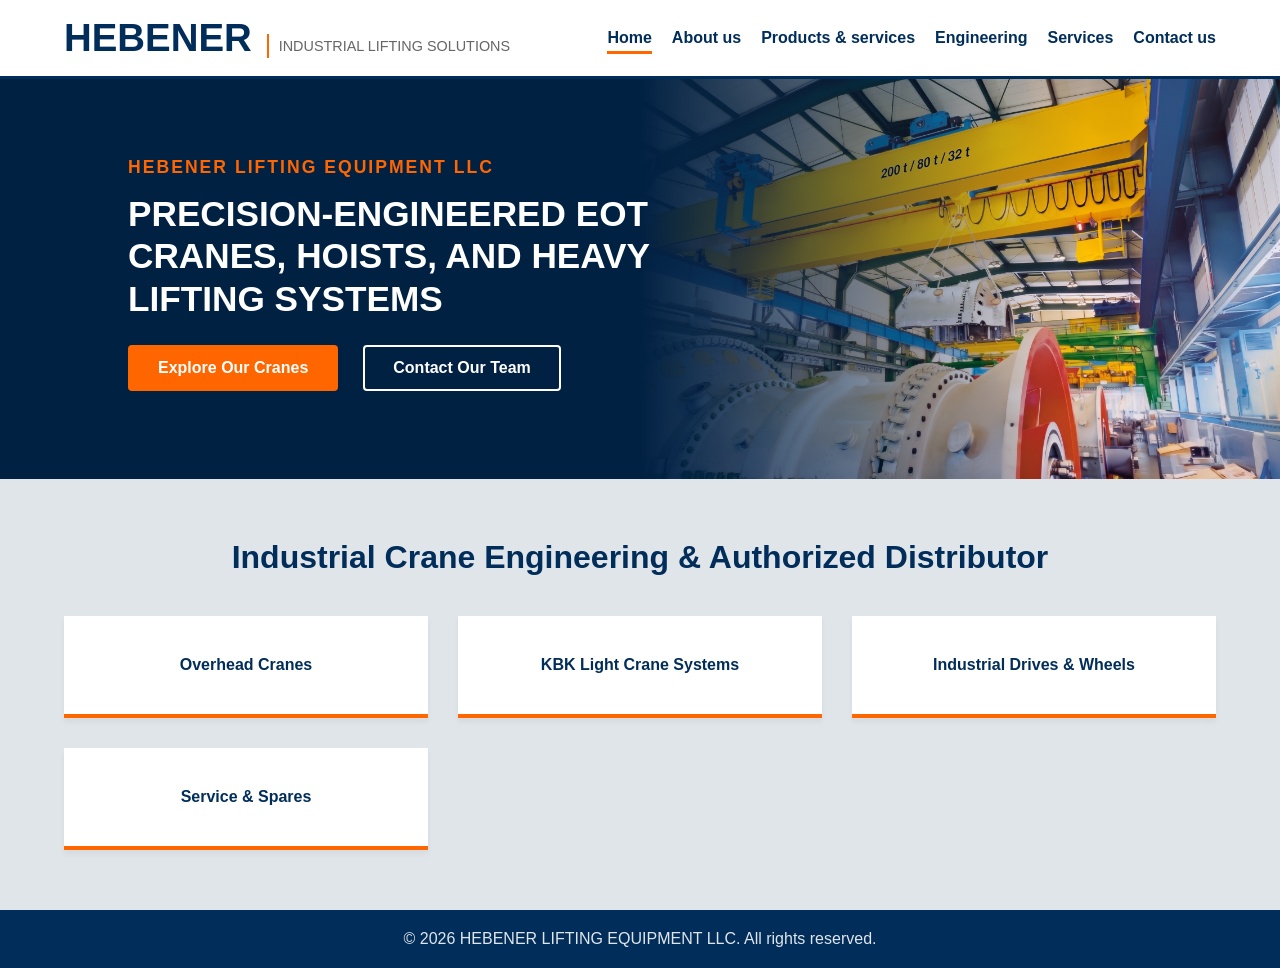
<file: index.html>
<!DOCTYPE html>
<html lang="en">
<head>
    <script async src="https://www.googletagmanager.com/gtm.js?id=GTM-PTCM47W9"></script>
<script>
  window.dataLayer = window.dataLayer || [];
  function gtag(){dataLayer.push(arguments);}
  gtag('js', new Date());
</script>
    <meta charset="UTF-8">
    <meta name="viewport" content="width=device-width, initial-scale=1.0">
    <meta name="description" content="HEBENER Lifting Equipment - Official OEM Partner in Abu Dhabi">
    <title>HEBENER LIFTING EQUIPMENT LLC | OEM Partner</title>
    <link rel="stylesheet" href="style.css">
<script type="application/ld+json">
{
  "@context": "https://schema.org",
  "@type": "IndustrialGoodsCompany",
  "name": "HEBENER LIFTING EQUIPMENT LLC",
  "alternateName": "Hebener Cranes",
  "url": "https://www.hebener.ae",
  "logo": "https://www.hebener.ae/favicon.png",
  "address": {
    "@type": "PostalAddress",
    "streetAddress": "Office 7, Musaffah 37",
    "addressLocality": "Abu Dhabi",
    "addressRegion": "Abu Dhabi",
    "addressCountry": "AE"
  },
  "geo": {
    "@type": "GeoCoordinates",
    "latitude": 24.3533,
    "longitude": 54.5164
  },
  "areaServed": ["United Arab Emirates", "Abu Dhabi", "Dubai", "Sharjah", "GCC"],
  "knowsAbout": [
    "EOT Cranes UAE",
    "Electric Overhead Cranes",
    "Wire Rope Hoists",
    "Demag Cranes",
    "Konecranes",
    "Material Handling Equipment"
  ],
  "hasOfferCatalog": {
    "@type": "OfferCatalog",
    "name": "Industrial Lifting & Crane Solutions",
    "itemListElement": [
      {
        "@type": "Offer",
        "itemOffered": {
          "@type": "Product",
          "name": "Electric Overhead Traveling (EOT) Cranes"
        }
      },
      {
        "@type": "Offer",
        "itemOffered": {
          "@type": "Product",
          "name": "Wire Rope and Chain Hoists"
        }
      }
    ]
  }
}
</script>
    
    <!-- Favicon -->
    <link rel="icon" type="image/png" href="favicon.png">
</head>
<body>

    <header class="main-header">
        <div class="logo-container">
            <h1 class="logo">HEBENER</h1>
            <span class="partner-badge">INDUSTRIAL LIFTING SOLUTIONS</span>
        </div>
        
        <nav class="main-nav">
            <ul>
                <li><a href="index.html" class="active">Home</a></li>
                <li><a href="about.html">About us</a></li>
                <li><a href="products.html">Products & services</a></li>
                <li><a href="engineering.html">Engineering</a></li>
                <li><a href="services.html">Services</a></li>
                <li><a href="contact.html">Contact us</a></li>
            </ul>
        </nav>
    </header>

    <main>
        <style>
            .hero {
                position: relative;
                background-color: #012143; 
                
                /* 
                   Layer 1: Gradient stays solid navy exactly to the 50% mark, 
                            then gradually fades out to clear by the 85% mark.
                   Layer 2: The landing.jpg image set to the right. 
                */
                background-image: 
                    linear-gradient(to right, #012143 50%, rgba(1, 33, 67, 0) 85%), 
                    url('landing.jpg');
                
                background-position: left center, right center;
                background-repeat: no-repeat, no-repeat;
                background-size: 100% 100%, 60% auto;
                
                color: #ffffff;
                padding: 70px 10%; 
                display: flex;
                align-items: center;
                min-height: 400px; 
            }

            .hero-content {
                max-width: 650px; 
                z-index: 2;
                position: relative;
            }

            .hero h3 {
                color: #ff6600; 
                font-size: 1.1rem;
                text-transform: uppercase;
                letter-spacing: 2px;
                margin-bottom: 15px;
                font-weight: 700;
            }

            .hero p {
                font-size: 2.2rem; 
                font-weight: 800;
                line-height: 1.2;
                margin-bottom: 25px;
                text-transform: uppercase;
                color: #ffffff;
            }

            .hero-actions {
                display: flex;
                gap: 15px;
                margin-top: 20px;
            }

            .hero .btn-primary {
                background-color: #ff6600;
                border: 2px solid #ff6600;
                color: white;
                padding: 12px 28px;
                text-decoration: none;
                font-weight: bold;
                border-radius: 4px;
                transition: background-color 0.3s ease, border-color 0.3s ease;
            }

            .hero .btn-primary:hover {
                background-color: #e05500;
                border-color: #e05500;
            }

            .hero .btn-secondary {
                background-color: transparent;
                border: 2px solid #ffffff;
                color: #ffffff;
                padding: 12px 28px;
                text-decoration: none;
                font-weight: bold;
                border-radius: 4px;
                transition: background-color 0.3s ease, color 0.3s ease;
            }

            .hero .btn-secondary:hover {
                background-color: #ffffff;
                color: #012143; 
            }

            @media (max-width: 768px) {
                .hero {
                    padding: 50px 5%;
                    min-height: auto;
                    background-image: 
                        linear-gradient(rgba(1, 33, 67, 0.85) 0%, rgba(1, 33, 67, 0.85) 100%), 
                        url('landing.jpg');
                    background-position: center, center;
                    background-size: 100% 100%, 100% auto;
                }
                .hero p {
                    font-size: 1.8rem;
                }
                .hero-actions {
                    flex-direction: column;
                    gap: 10px;
                }
                .hero .btn-primary, .hero .btn-secondary {
                    text-align: center;
                }
            }
        </style>

        <section class="hero">
            <div class="hero-content">
                <h3>HEBENER LIFTING EQUIPMENT LLC</h3>
                <p>Precision-Engineered EOT Cranes, Hoists, and Heavy Lifting Systems</p>
                <div class="hero-actions">
                    <a href="products.html" class="btn-primary">Explore Our Cranes</a>
                    <a href="contact.html" class="btn-secondary">Contact Our Team</a>
                </div>
            </div>
        </section>

        <section class="partner-section">
            <h3> Industrial Crane Engineering & Authorized Distributor</h3>
            <div class="product-grid">
                <div class="card">Overhead Cranes</div>
                <div class="card">KBK Light Crane Systems</div>
                <div class="card">Industrial Drives & Wheels</div>
                <div class="card">Service & Spares</div>
            </div>
        </section>
    </main>

    <footer>
        <p>&copy; 2026 HEBENER LIFTING EQUIPMENT LLC. All rights reserved.</p>
    </footer>
 
<script>
fetch('https://api.counterapi.dev/v1/hebener/visits/up')
  .catch(error => console.error('Visitor count error:', error));
</script>
</body>
</html>
</file>
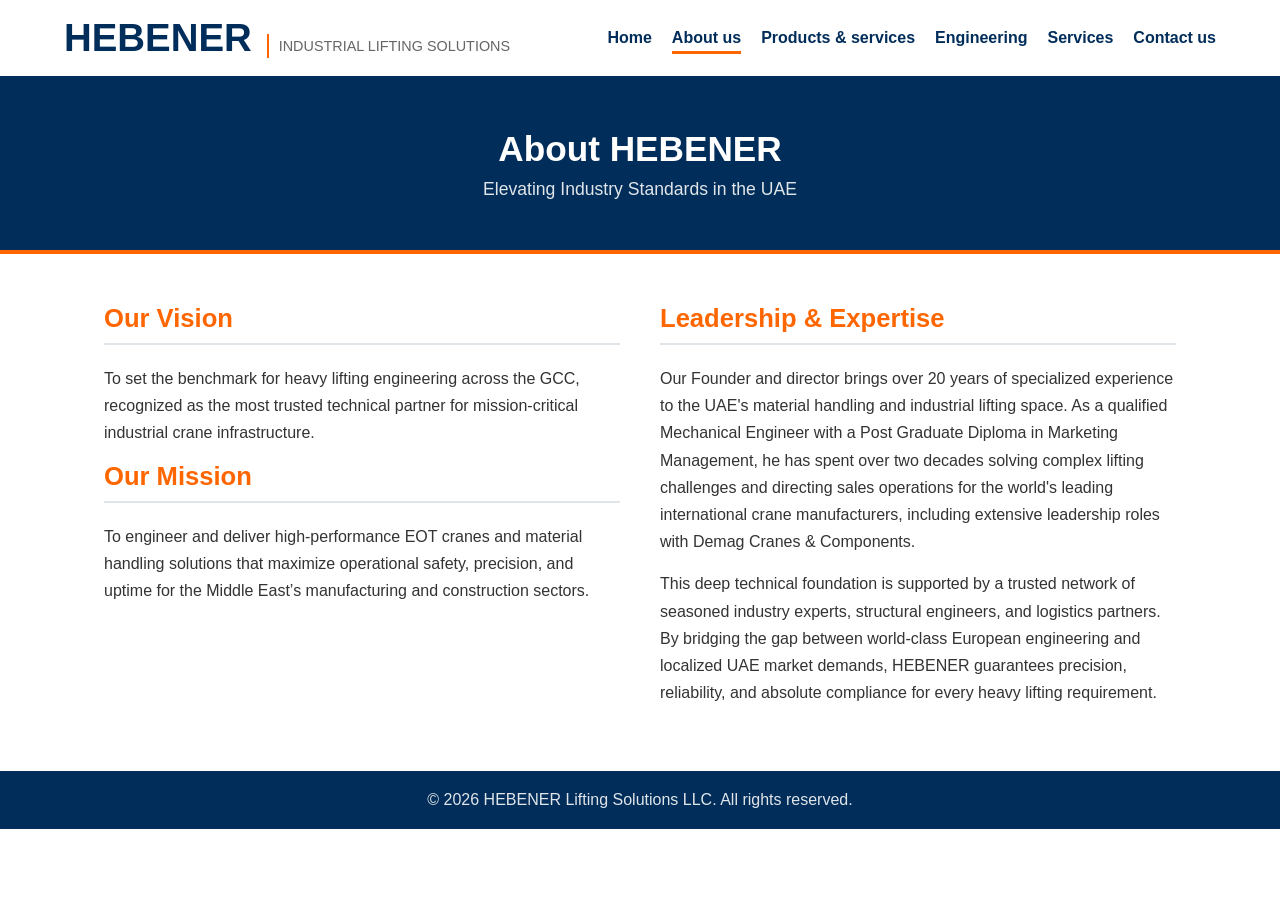
<file: about.html>
<!DOCTYPE html>
<html lang="en">
<head>
    <meta charset="UTF-8">
    <meta name="viewport" content="width=device-width, initial-scale=1.0">
    <meta name="description" content="About HEBENER Lifting Solutions - Over 20 years of material handling expertise in the UAE.">
    <title>About Us | HEBENER Lifting Solutions</title>
    <link rel="stylesheet" href="style.css">
</head>
<body>

    <header class="main-header">
        <div class="logo-container">
            <h1 class="logo">HEBENER</h1>
            <span class="partner-badge">INDUSTRIAL LIFTING SOLUTIONS</span>
        </div>
        <nav class="main-nav">
            <ul>
                <li><a href="index.html">Home</a></li>
                <li><a href="about.html" class="active">About us</a></li>
                <li><a href="products.html">Products & services</a></li>
                <li><a href="engineering.html">Engineering</a></li>
                <li><a href="services.html">Services</a></li>
                <li><a href="contact.html">Contact us</a></li>
            </ul>
        </nav>
    </header>

    <main>
        <section class="page-header">
            <h2>About HEBENER</h2>
            <p>Elevating Industry Standards in the UAE</p>
        </section>

        <section class="content-section">
            <div class="mission-statement">
                <h3>Our Vision</h3>
                <p>To set the benchmark for heavy lifting engineering across the GCC, recognized as the most trusted technical partner for mission-critical industrial crane infrastructure.</p>
            <h3>Our Mission</h3>
                <p>To engineer and deliver high-performance EOT cranes and material handling solutions that maximize operational safety, precision, and uptime for the Middle East’s manufacturing and construction sectors.</p>
            </div>

            <div class="leadership-bio">
                <h3>Leadership & Expertise</h3>
                <p>Our Founder and director brings over 20 years of specialized experience to the UAE's material handling and industrial lifting space. As a qualified Mechanical Engineer with a Post Graduate Diploma in Marketing Management, he has spent over two decades solving complex lifting challenges and directing sales operations for the world's leading international crane manufacturers, including extensive leadership roles with Demag Cranes & Components.</p>
                <p>This deep technical foundation is supported by a trusted network of seasoned industry experts, structural engineers, and logistics partners. By bridging the gap between world-class European engineering and localized UAE market demands, HEBENER guarantees precision, reliability, and absolute compliance for every heavy lifting requirement.</p>
            </div>
        </section>
    </main>

    <footer>
        <p>&copy; 2026 HEBENER Lifting Solutions LLC. All rights reserved.</p>
    </footer>

</body>
</html>
</file>
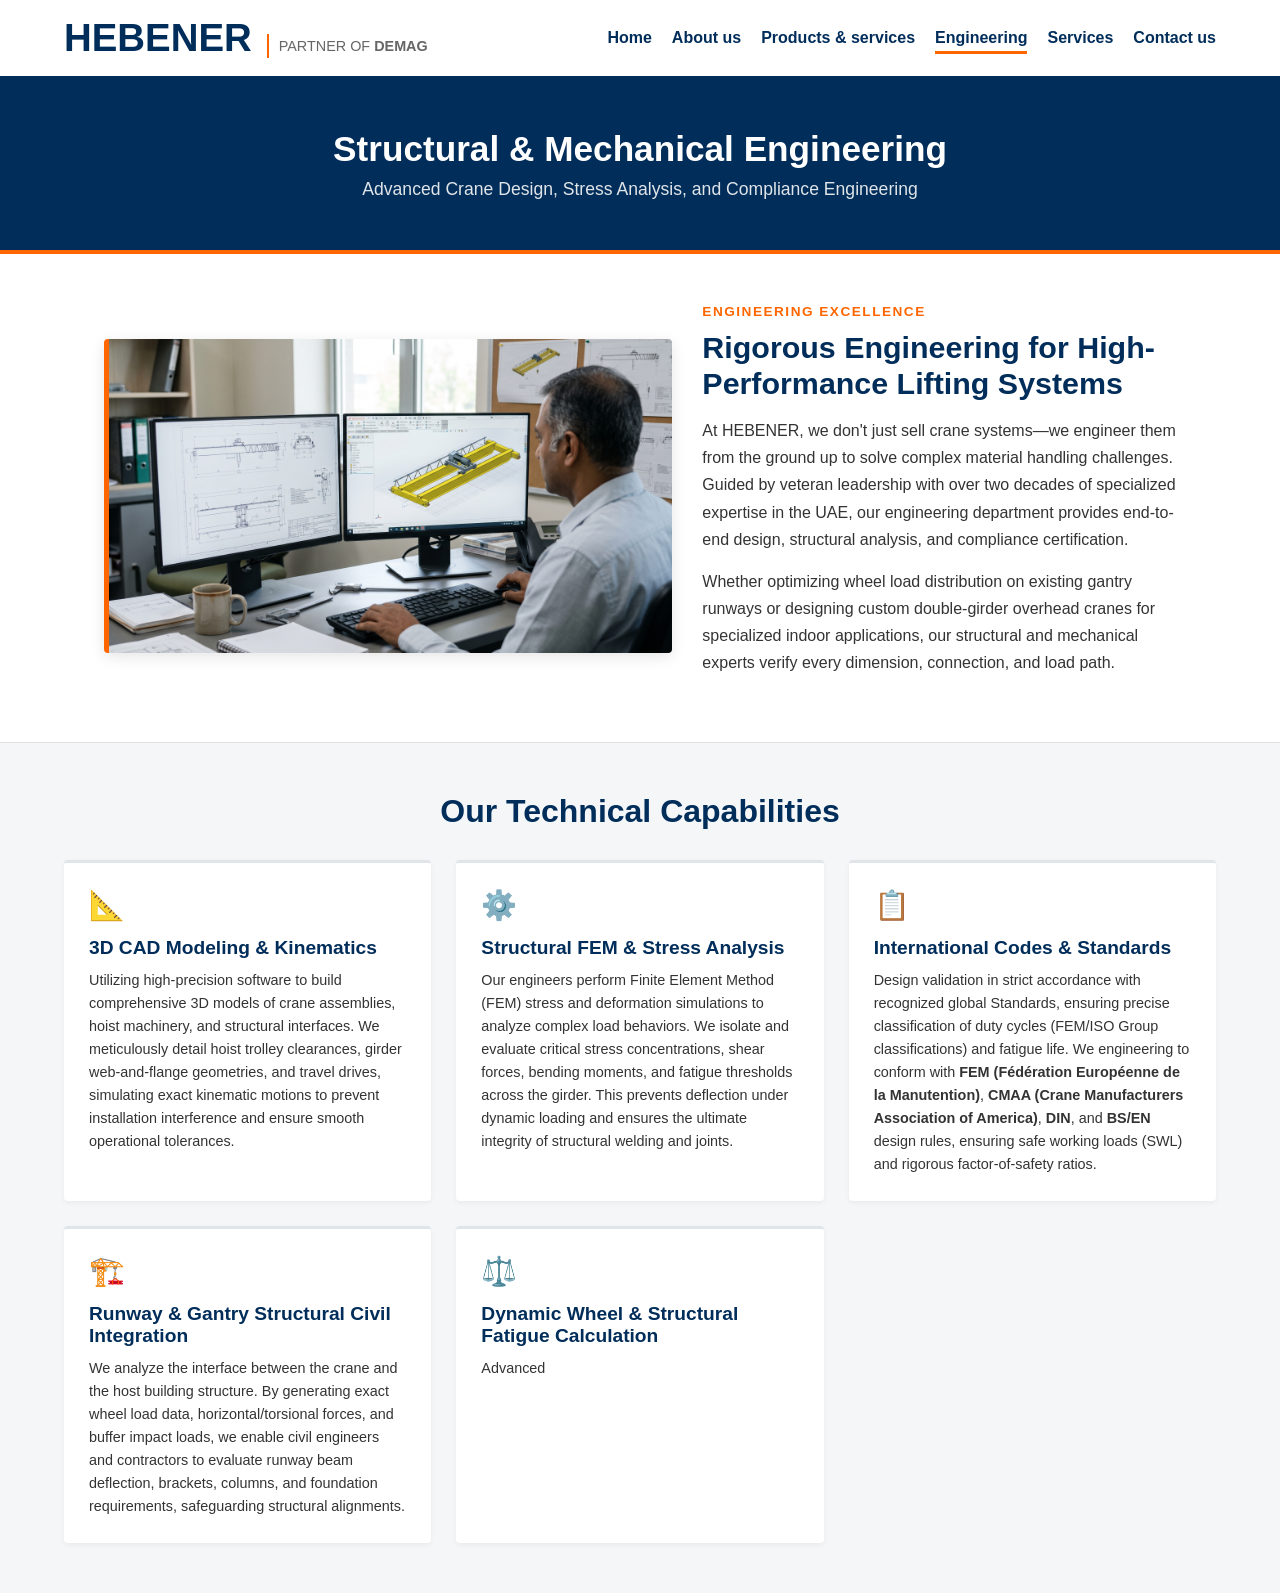
<file: Engineering.html>
<!DOCTYPE html>
<html lang="en">
<head>
    <meta charset="UTF-8">
    <meta name="viewport" content="width=device-width, initial-scale=1.0">
    <meta name="description" content="Engineering and Structural Analysis for Crane Systems in the UAE. FEM, CAD, and Standards compliance.">
    <title>Engineering | HEBENER Lifting Solutions</title>
    <link rel="stylesheet" href="style.css">
</head>
<body>

    <header class="main-header">
        <div class="logo-container">
            <h1 class="logo">HEBENER</h1>
            <span class="partner-badge">PARTNER OF <strong>DEMAG</strong></span>
        </div>
        <nav class="main-nav">
            <ul>
                <li><a href="index.html">Home</a></li>
                <li><a href="about.html">About us</a></li>
                <li><a href="products.html">Products & services</a></li>
                <li><a href="engineering.html" class="active">Engineering</a></li>
                <li><a href="services.html">Services</a></li>
                <li><a href="contact.html">Contact us</a></li>
            </ul>
        </nav>
    </header>

    <main>
        <section class="page-header">
            <h2>Structural & Mechanical Engineering</h2>
            <p>Advanced Crane Design, Stress Analysis, and Compliance Engineering</p>
        </section>

        <!-- Image & Introduction -->
        <section class="engineering-intro">
            <div class="intro-grid">
                <div class="intro-image-wrapper">
                    <img src="3D_Design_Engineer.jpg" alt="3D CAD Crane Girder Design and Engineering" class="eng-main-img">
                </div>
                <div class="intro-text-box">
                    <span class="sub-tag">ENGINEERING EXCELLENCE</span>
                    <h2>Rigorous Engineering for High-Performance Lifting Systems</h2>
                    <p>At HEBENER, we don't just sell crane systems—we engineer them from the ground up to solve complex material handling challenges. Guided by veteran leadership with over two decades of specialized expertise in the UAE, our engineering department provides end-to-end design, structural analysis, and compliance certification.</p>
                    <p>Whether optimizing wheel load distribution on existing gantry runways or designing custom double-girder overhead cranes for specialized indoor applications, our structural and mechanical experts verify every dimension, connection, and load path.</p>
                </div>
            </div>
        </section>

        <!-- Technical Process / Jargon Grid -->
        <section class="capabilities-section">
            <h2 class="section-title">Our Technical Capabilities</h2>
            <div class="capabilities-grid">
                
                <div class="capability-card">
                    <div class="cap-icon">📐</div>
                    <h3>3D CAD Modeling & Kinematics</h3>
                    <p>Utilizing high-precision software to build comprehensive 3D models of crane assemblies, hoist machinery, and structural interfaces. We meticulously detail hoist trolley clearances, girder web-and-flange geometries, and travel drives, simulating exact kinematic motions to prevent installation interference and ensure smooth operational tolerances.</p>
                </div>

                <div class="capability-card">
                    <div class="cap-icon">⚙️</div>
                    <h3>Structural FEM & Stress Analysis</h3>
                    <p>Our engineers perform Finite Element Method (FEM) stress and deformation simulations to analyze complex load behaviors. We isolate and evaluate critical stress concentrations, shear forces, bending moments, and fatigue thresholds across the girder. This prevents deflection under dynamic loading and ensures the ultimate integrity of structural welding and joints.</p>
                </div>

                <div class="capability-card">
                    <div class="cap-icon">📋</div>
                    <h3>International Codes & Standards</h3>
                    <p>Design validation in strict accordance with recognized global Standards, ensuring precise classification of duty cycles (FEM/ISO Group classifications) and fatigue life. We engineering to conform with <strong>FEM (Fédération Européenne de la Manutention)</strong>, <strong>CMAA (Crane Manufacturers Association of America)</strong>, <strong>DIN</strong>, and <strong>BS/EN</strong> design rules, ensuring safe working loads (SWL) and rigorous factor-of-safety ratios.</p>
                </div>

                <div class="capability-card">
                    <div class="cap-icon">🏗️</div>
                    <h3>Runway & Gantry Structural Civil Integration</h3>
                    <p>We analyze the interface between the crane and the host building structure. By generating exact wheel load data, horizontal/torsional forces, and buffer impact loads, we enable civil engineers and contractors to evaluate runway beam deflection, brackets, columns, and foundation requirements, safeguarding structural alignments.</p>
                </div>

                <div class="capability-card">
                    <div class="cap-icon">⚖️</div>
                    <h3>Dynamic Wheel & Structural Fatigue Calculation</h3>
                    <p>Advanced
</file>
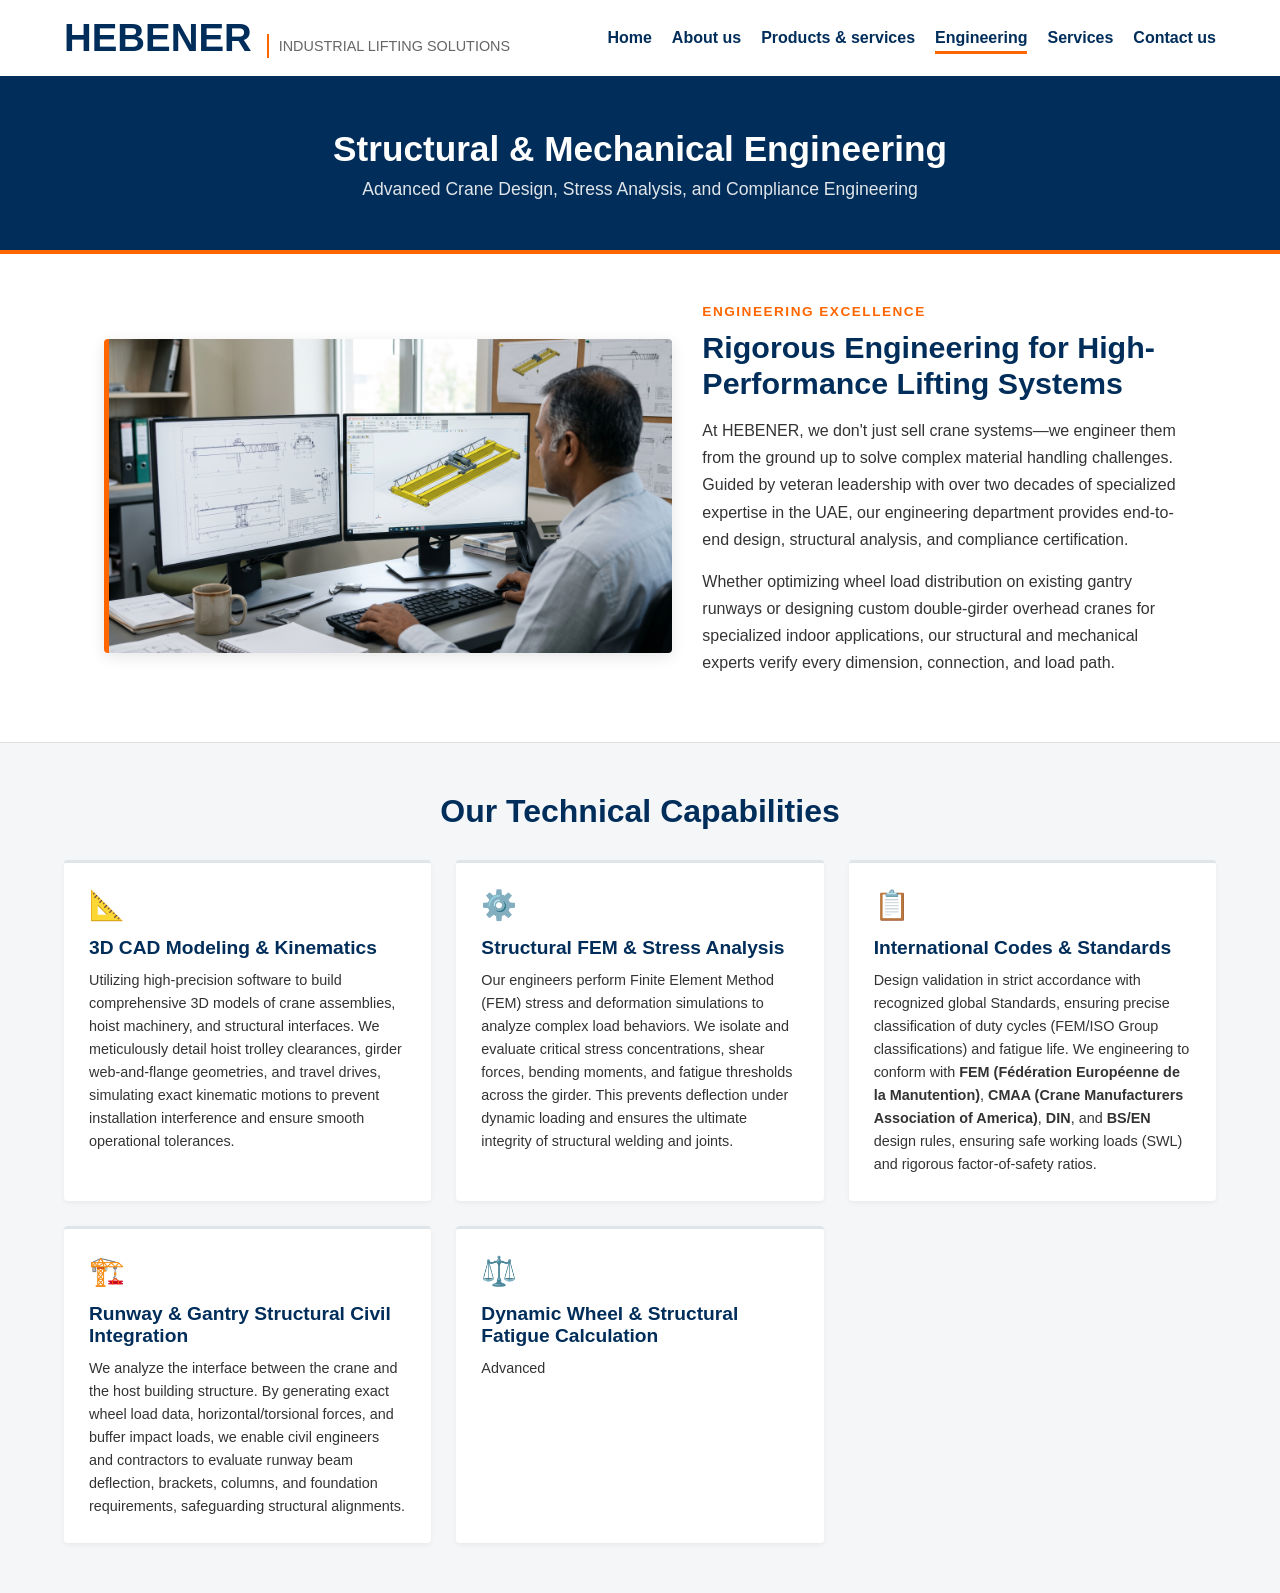
<file: engineering.html>
<!DOCTYPE html>
<html lang="en">
<head>
    <meta charset="UTF-8">
    <meta name="viewport" content="width=device-width, initial-scale=1.0">
    <meta name="description" content="Engineering and Structural Analysis for Crane Systems in the UAE. FEM, CAD, and Standards compliance.">
    <title>Engineering | HEBENER Lifting Equipment</title>
    <link rel="stylesheet" href="style.css">
</head>
<body>

    <header class="main-header">
        <div class="logo-container">
            <h1 class="logo">HEBENER</h1>
            <span class="partner-badge">INDUSTRIAL LIFTING SOLUTIONS</strong></span>
        </div>
        <nav class="main-nav">
            <ul>
                <li><a href="index.html">Home</a></li>
                <li><a href="about.html">About us</a></li>
                <li><a href="products.html">Products & services</a></li>
                <li><a href="engineering.html" class="active">Engineering</a></li>
                <li><a href="services.html">Services</a></li>
                <li><a href="contact.html">Contact us</a></li>
            </ul>
        </nav>
    </header>

    <main>
        <section class="page-header">
            <h2>Structural & Mechanical Engineering</h2>
            <p>Advanced Crane Design, Stress Analysis, and Compliance Engineering</p>
        </section>

        <!-- Image & Introduction -->
        <section class="engineering-intro">
            <div class="intro-grid">
                <div class="intro-image-wrapper">
                    <img src="3D_Design_Engineer.jpg" alt="3D CAD Crane Girder Design and Engineering" class="eng-main-img">
                </div>
                <div class="intro-text-box">
                    <span class="sub-tag">ENGINEERING EXCELLENCE</span>
                    <h2>Rigorous Engineering for High-Performance Lifting Systems</h2>
                    <p>At HEBENER, we don't just sell crane systems—we engineer them from the ground up to solve complex material handling challenges. Guided by veteran leadership with over two decades of specialized expertise in the UAE, our engineering department provides end-to-end design, structural analysis, and compliance certification.</p>
                    <p>Whether optimizing wheel load distribution on existing gantry runways or designing custom double-girder overhead cranes for specialized indoor applications, our structural and mechanical experts verify every dimension, connection, and load path.</p>
                </div>
            </div>
        </section>

        <!-- Technical Process / Jargon Grid -->
        <section class="capabilities-section">
            <h2 class="section-title">Our Technical Capabilities</h2>
            <div class="capabilities-grid">
                
                <div class="capability-card">
                    <div class="cap-icon">📐</div>
                    <h3>3D CAD Modeling & Kinematics</h3>
                    <p>Utilizing high-precision software to build comprehensive 3D models of crane assemblies, hoist machinery, and structural interfaces. We meticulously detail hoist trolley clearances, girder web-and-flange geometries, and travel drives, simulating exact kinematic motions to prevent installation interference and ensure smooth operational tolerances.</p>
                </div>

                <div class="capability-card">
                    <div class="cap-icon">⚙️</div>
                    <h3>Structural FEM & Stress Analysis</h3>
                    <p>Our engineers perform Finite Element Method (FEM) stress and deformation simulations to analyze complex load behaviors. We isolate and evaluate critical stress concentrations, shear forces, bending moments, and fatigue thresholds across the girder. This prevents deflection under dynamic loading and ensures the ultimate integrity of structural welding and joints.</p>
                </div>

                <div class="capability-card">
                    <div class="cap-icon">📋</div>
                    <h3>International Codes & Standards</h3>
                    <p>Design validation in strict accordance with recognized global Standards, ensuring precise classification of duty cycles (FEM/ISO Group classifications) and fatigue life. We engineering to conform with <strong>FEM (Fédération Européenne de la Manutention)</strong>, <strong>CMAA (Crane Manufacturers Association of America)</strong>, <strong>DIN</strong>, and <strong>BS/EN</strong> design rules, ensuring safe working loads (SWL) and rigorous factor-of-safety ratios.</p>
                </div>

                <div class="capability-card">
                    <div class="cap-icon">🏗️</div>
                    <h3>Runway & Gantry Structural Civil Integration</h3>
                    <p>We analyze the interface between the crane and the host building structure. By generating exact wheel load data, horizontal/torsional forces, and buffer impact loads, we enable civil engineers and contractors to evaluate runway beam deflection, brackets, columns, and foundation requirements, safeguarding structural alignments.</p>
                </div>

                <div class="capability-card">
                    <div class="cap-icon">⚖️</div>
                    <h3>Dynamic Wheel & Structural Fatigue Calculation</h3>
                    <p>Advanced
</file>
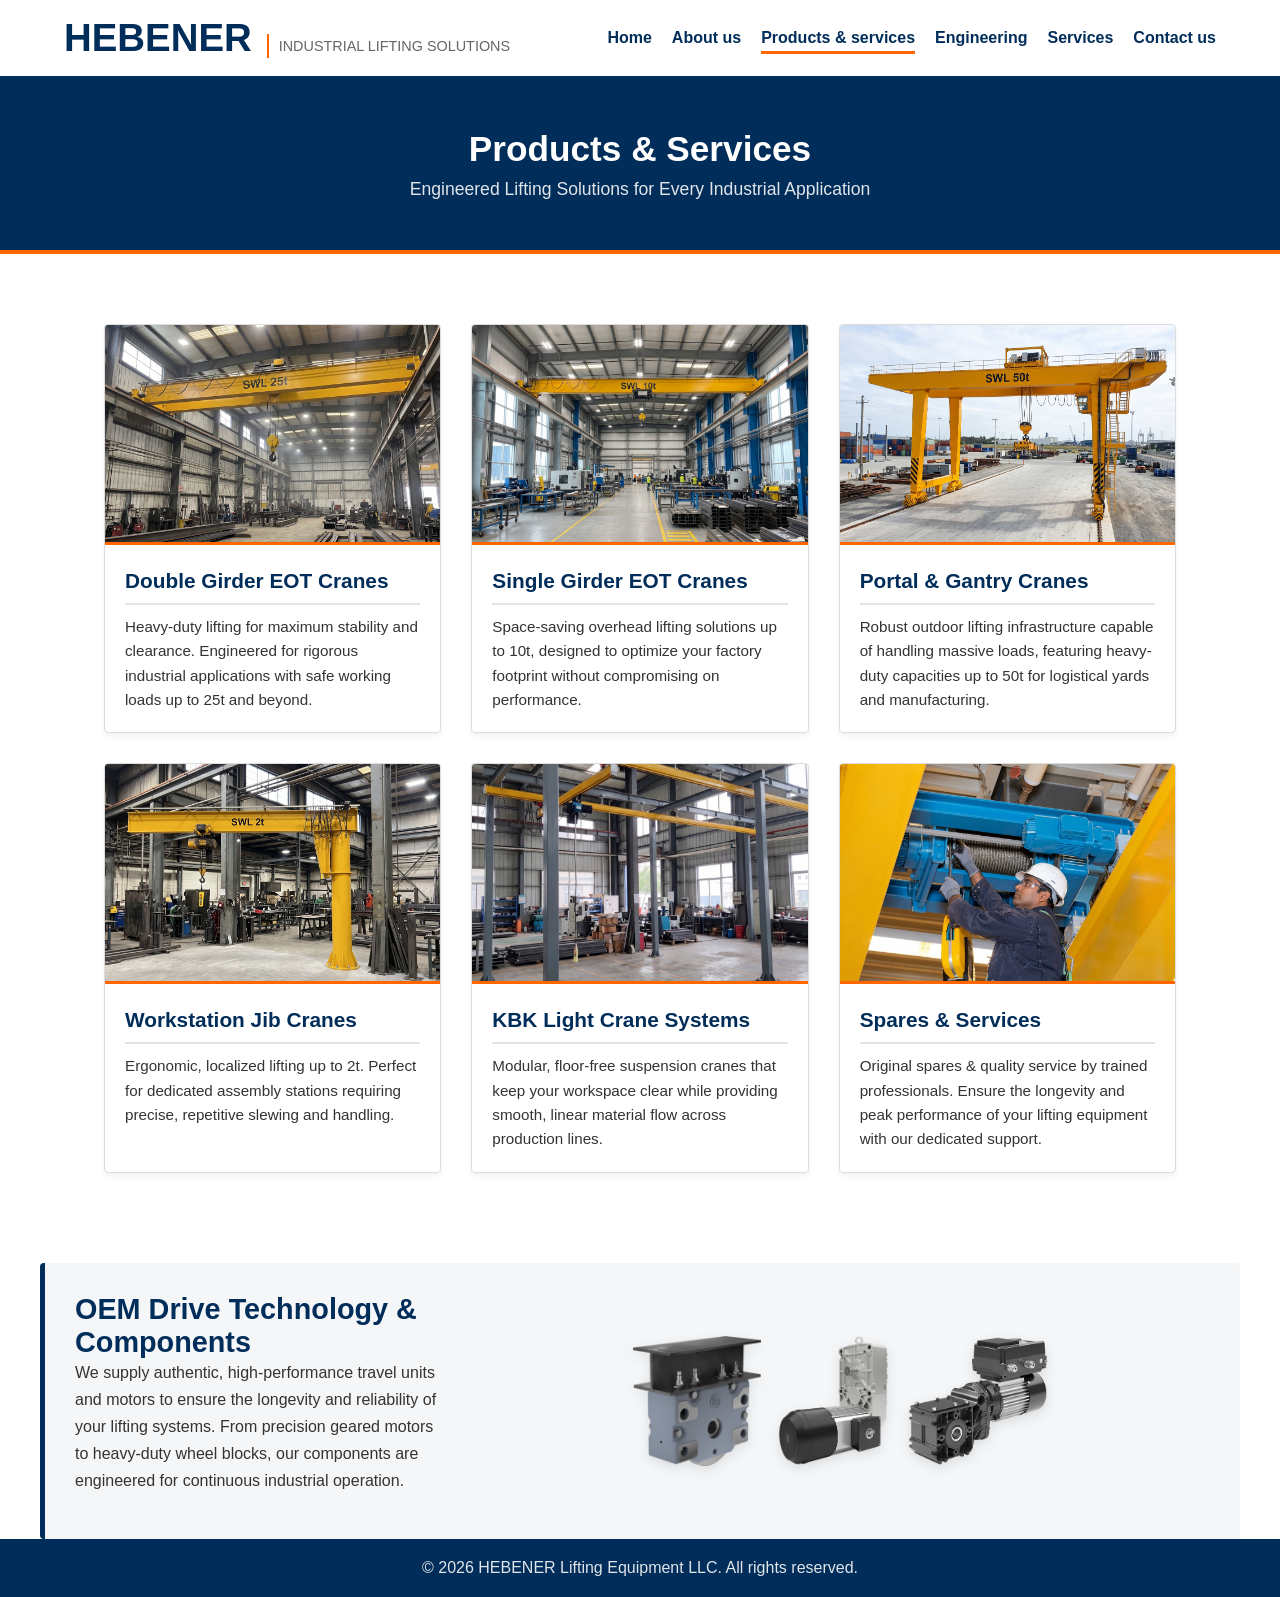
<file: products.html>
<!DOCTYPE html>
<html lang="en">
<head>
    <meta charset="UTF-8">
    <meta name="viewport" content="width=device-width, initial-scale=1.0">
    <meta name="description" content="HEBENER Lifting Equipment - Products and Services including EOT cranes, portal cranes, OEM components, and services.">
    <title>Products & Services | HEBENER Lifting Solutions</title>
    <link rel="stylesheet" href="style.css">
</head>
<body>

    <header class="main-header">
        <div class="logo-container">
            <h1 class="logo">HEBENER</h1>
            <span class="partner-badge">INDUSTRIAL LIFTING SOLUTIONS</span>
        </div>
        <nav class="main-nav">
            <ul>
                <li><a href="index.html">Home</a></li>
                <li><a href="about.html">About us</a></li>
                <li><a href="products.html" class="active">Products & services</a></li>
                <li><a href="engineering.html">Engineering</a></li>
                <li><a href="services.html">Services</a></li>
                <li><a href="contact.html">Contact us</a></li>
            </ul>
        </nav>
    </header>

    <main>
        <section class="page-header">
            <h2>Products & Services</h2>
            <p>Engineered Lifting Solutions for Every Industrial Application</p>
        </section>

        <!-- Main Crane Gallery -->
        <section class="content-section">
            <div class="product-grid">
                <!-- Double Girder -->
                <div class="product-card">
                    <img src="DoubleGirder new.jpg" alt="25t Double Girder EOT Crane">
                    <div class="product-content">
                        <h3>Double Girder EOT Cranes</h3>
                        <p>Heavy-duty lifting for maximum stability and clearance. Engineered for rigorous industrial applications with safe working loads up to 25t and beyond.</p>
                    </div>
                </div>

                <!-- Single Girder -->
                <div class="product-card">
                    <img src="Single Girder new.jpg" alt="10t Single Girder EOT Crane">
                    <div class="product-content">
                        <h3>Single Girder EOT Cranes</h3>
                        <p>Space-saving overhead lifting solutions up to 10t, designed to optimize your factory footprint without compromising on performance.</p>
                    </div>
                </div>

                <!-- Portal Crane -->
                <div class="product-card">
                    <img src="portal_crane.jpg" alt="50t Portal Gantry Crane">
                    <div class="product-content">
                        <h3>Portal & Gantry Cranes</h3>
                        <p>Robust outdoor lifting infrastructure capable of handling massive loads, featuring heavy-duty capacities up to 50t for logistical yards and manufacturing.</p>
                    </div>
                </div>

                <!-- Jib Crane -->
                <div class="product-card">
                    <img src="jib.jpg" alt="2t Jib Crane">
                    <div class="product-content">
                        <h3>Workstation Jib Cranes</h3>
                        <p>Ergonomic, localized lifting up to 2t. Perfect for dedicated assembly stations requiring precise, repetitive slewing and handling.</p>
                    </div>
                </div>

                <!-- KBK System -->
                <div class="product-card">
                    <img src="kbk.jpg" alt="KBK Light Suspension Crane">
                    <div class="product-content">
                        <h3>KBK Light Crane Systems</h3>
                        <p>Modular, floor-free suspension cranes that keep your workspace clear while providing smooth, linear material flow across production lines.</p>
                    </div>
                </div>

                <!-- Spares & Services -->
                <div class="product-card">
                    <img src="spares.jpg" alt="Spares and Services">
                    <div class="product-content">
                        <h3>Spares & Services</h3>
                        <p>Original spares & quality service by trained professionals. Ensure the longevity and peak performance of your lifting equipment with our dedicated support.</p>
                    </div>
                </div>
            </div>
        </section>

        <!-- Components Section -->
        <section class="content-section components-section">
            <div class="components-text">
                <h2>OEM Drive Technology & Components</h2>
                <p>We supply authentic, high-performance travel units and motors to ensure the longevity and reliability of your lifting systems. From precision geared motors to heavy-duty wheel blocks, our components are engineered for continuous industrial operation.</p>
            </div>
            <div class="components-gallery">
                <img src="wheel block.png" alt="Industrial Wheel Block" class="component-img">
                <img src="geared motor.jpg" alt="Standard Geared Motor" class="component-img">
                <img src="geared motor 2.png" alt="Advanced Geared Motor Assembly" class="component-img">
            </div>
        </section>
    </main>

    <footer>
        <p>&copy; 2026 HEBENER Lifting Equipment LLC. All rights reserved.</p>
    </footer>

</body>
</html>
</file>
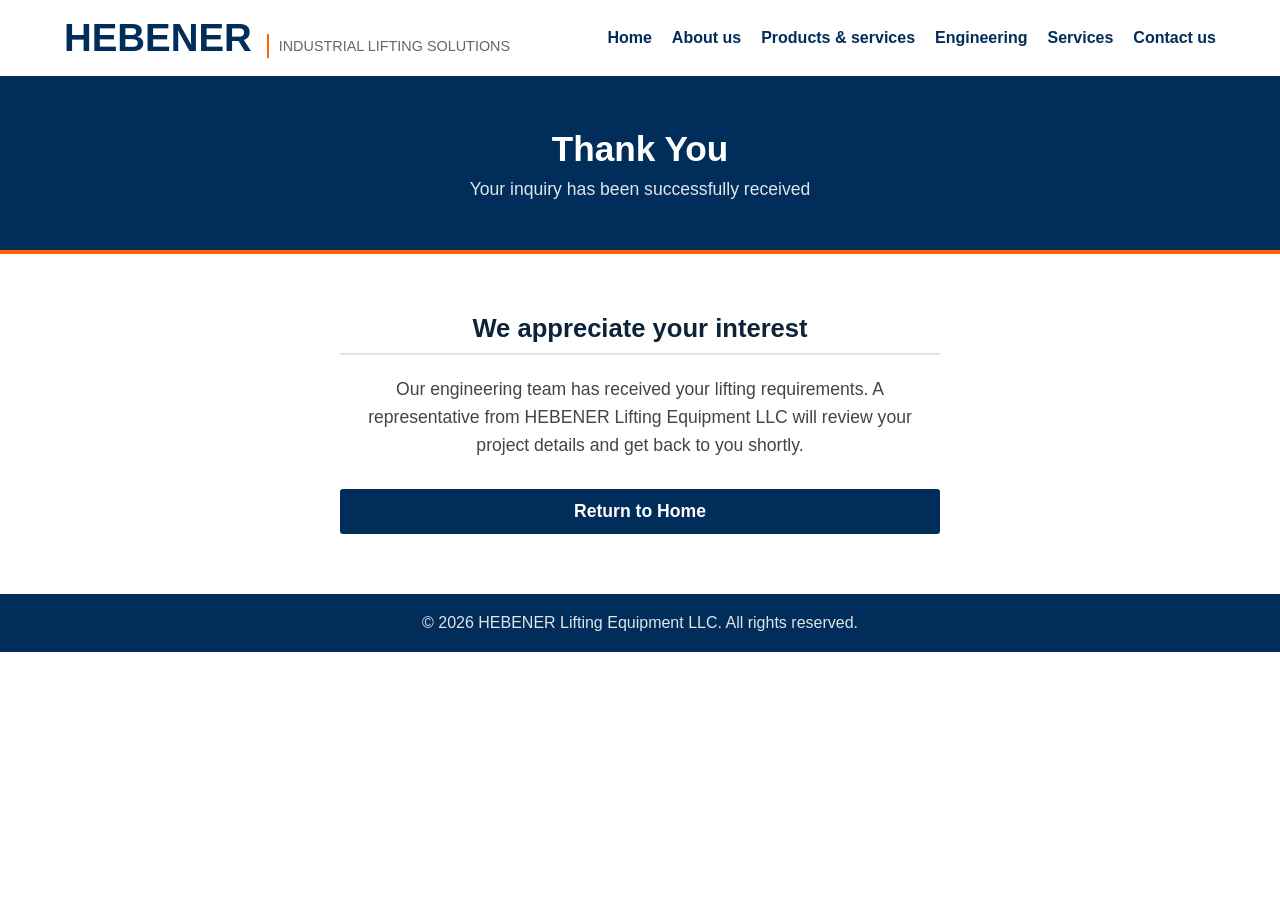
<file: thank-you.html>
<!DOCTYPE html>
<html lang="en">
<head>
    <meta charset="UTF-8">
    <meta name="viewport" content="width=device-width, initial-scale=1.0">
    <meta name="description" content="Thank you for contacting HEBENER Lifting Solutions in Musaffah, Abu Dhabi.">
    <title>Thank You | HEBENER Lifting Equipment</title>
    <link rel="stylesheet" href="style.css">
</head>
<body>

    <header class="main-header">
        <div class="logo-container">
            <h1 class="logo">HEBENER</h1>
            <span class="partner-badge">INDUSTRIAL LIFTING SOLUTIONS</span>
        </div>
        <nav class="main-nav">
            <ul>
                <li><a href="index.html">Home</a></li>
                <li><a href="about.html">About us</a></li>
                <li><a href="products.html">Products & services</a></li>
                <li><a href="engineering.html">Engineering</a></li>
                <li><a href="services.html">Services</a></li>
                <li><a href="contact.html">Contact us</a></li>
            </ul>
        </nav>
    </header>

    <main>
        <section class="page-header">
            <h2>Thank You</h2>
            <p>Your inquiry has been successfully received</p>
        </section>

        <section class="content-section" style="text-align: center; padding: 60px 20px;">
            <div style="max-width: 600px; margin: 0 auto;">
                <h3 style="color: #0d233a; margin-bottom: 20px;">We appreciate your interest</h3>
                <p style="font-size: 1.1em; color: #444; line-height: 1.6; margin-bottom: 30px;">
                    Our engineering team has received your lifting requirements. A representative from HEBENER Lifting Equipment LLC will review your project details and get back to you shortly.
                </p>
                <a href="index.html" class="submit-btn" style="display: inline-block; text-decoration: none; padding: 12px 30px;">Return to Home</a>
            </div>
        </section>
    </main>

    <footer>
        <p>&copy; 2026 HEBENER Lifting Equipment LLC. All rights reserved.</p>
    </footer>

</body>
</html>
</file>
<file: style.css>
:root {
    --demag-navy: #002D5A;
    --demag-orange: #FF6600;
    --steel-gray: #E0E5E9;
    --text-dark: #333333;
    --white: #FFFFFF;
}

* {
    margin: 0;
    padding: 0;
    box-sizing: border-box;
    font-family: 'Segoe UI', Tahoma, Geneva, Verdana, sans-serif;
}

body {
    background-color: var(--white);
    color: var(--text-dark);
    overflow-x: hidden;
}

img {
    max-width: 100%;
    height: auto;
}

/* Header & Navigation */
.main-header {
    display: flex;
    justify-content: space-between;
    align-items: center;
    flex-wrap: wrap;
    gap: 15px;
    padding: 1rem 5%;
    background-color: var(--white);
    border-bottom: 3px solid var(--demag-navy);
}

.logo-container {
    display: flex;
    align-items: baseline;
    gap: 15px;
    flex-wrap: wrap;
}

.logo {
    color: var(--demag-navy);
    font-size: 2.4rem;
    font-weight: 800;
}

.partner-badge {
    font-size: 0.9rem;
    color: #666;
    border-left: 2px solid var(--demag-orange);
    padding-left: 10px;
    padding-top: 4px;
    padding-bottom: 4px;
}

/* Navigation Container */
.main-nav ul {
    list-style: none;
    display: flex;
    flex-wrap: wrap;
    gap: 20px;
    margin: 0;
    padding: 0;
}

.main-nav ul li a {
    text-decoration: none;
    color: var(--demag-navy);
    font-weight: 600;
    font-size: 1rem;
    padding-bottom: 5px;
    border-bottom: 3px solid transparent;
    transition: border-bottom-color 0.3s ease;
}

.main-nav ul li a:hover,
.main-nav ul li a.active {
    border-bottom-color: var(--demag-orange);
}

/* Hero Section */
.hero {
    background-color: var(--demag-navy);
    color: var(--white);
    padding: 80px 5%;
    display: flex;
    align-items: center;
}

.hero-content h2 {
    font-size: 2.2rem;
    margin-bottom: 10px;
}

.hero-content p {
    font-size: 1.1rem;
    margin-bottom: 30px;
    color: var(--steel-gray);
}

.btn-primary, .btn-secondary {
    display: inline-block;
    margin-bottom: 10px;
}

.btn-primary {
    background-color: var(--demag-orange);
    color: var(--white);
    padding: 12px 24px;
    text-decoration: none;
    font-weight: bold;
    border-radius: 4px;
    margin-right: 10px;
}

.btn-secondary {
    background-color: transparent;
    color: var(--white);
    border: 2px solid var(--white);
    padding: 10px 24px;
    text-decoration: none;
    font-weight: bold;
    border-radius: 4px;
}

/* Partner & Grid Section */
.partner-section {
    padding: 60px 5%;
    text-align: center;
    background-color: var(--steel-gray);
}

.partner-section h3 {
    color: var(--demag-navy);
    margin-bottom: 40px;
    font-size: 2rem;
}

.product-grid, .services-grid {
    display: grid;
    grid-template-columns: repeat(auto-fit, minmax(280px, 1fr));
    gap: 30px;
    margin-top: 20px;
    width: 100%;
}

.card {
    background-color: var(--white);
    padding: 40px 20px;
    border-bottom: 4px solid var(--demag-orange);
    font-weight: bold;
    color: var(--demag-navy);
    box-shadow: 0 4px 6px rgba(0,0,0,0.05);
}

footer {
    text-align: center;
    padding: 20px;
    background-color: var(--demag-navy);
    color: var(--steel-gray);
}

/* Internal Page Headers */
.page-header {
    background-color: var(--demag-navy);
    color: var(--white);
    padding: 50px 5%;
    text-align: center;
    border-bottom: 4px solid var(--demag-orange);
}

.page-header h2 {
    font-size: 2.2rem;
    margin-bottom: 10px;
}

.page-header p {
    color: var(--steel-gray);
    font-size: 1.1rem;
}

/* Content Sections Layout */
.content-section {
    padding: 50px 5%;
    display: flex;
    flex-wrap: wrap;
    gap: 40px;
    max-width: 1200px;
    margin: 0 auto;
}

.mission-statement, .leadership-bio {
    flex: 1;
    min-width: 280px;
}

.content-section h3 {
    color: var(--demag-orange);
    font-size: 1.6rem;
    margin-bottom: 20px;
    border-bottom: 2px solid var(--steel-gray);
    padding-bottom: 10px;
}

.content-section p {
    font-size: 1rem;
    line-height: 1.7;
    margin-bottom: 15px;
    color: var(--text-dark);
}

.leadership-bio strong {
    color: var(--demag-navy);
}

/* Contact Page Layout */
.contact-layout {
    display: flex;
    flex-wrap: wrap;
    gap: 40px;
}

.contact-form-container {
    flex: 3;
    min-width: 280px;
    background-color: #f9f9f9;
    padding: 25px;
    border-radius: 4px;
    border-top: 4px solid var(--demag-orange);
}

.contact-location-container {
    flex: 2;
    min-width: 280px;
}

.contact-location-container h3,  
.contact-form-container h3 {
    color: var(--demag-navy);
    margin-top: 0;
    margin-bottom: 20px;
    border-bottom: 2px solid #ddd;
    padding-bottom: 10px;
}

/* Form Styles */
.hebener-form .form-group {
    margin-bottom: 20px;
}

.hebener-form label {
    display: block;
    font-weight: bold;
    margin-bottom: 8px;
    color: var(--text-dark);
}

.hebener-form input,
.hebener-form textarea {
    width: 100%;
    padding: 12px;
    border: 1px solid #ccc;
    border-radius: 3px;
    font-family: inherit;
    font-size: 1rem;
}

.hebener-form input:focus,
.hebener-form textarea:focus {
    outline: none;
    border-color: var(--demag-navy);
    box-shadow: 0 0 5px rgba(0, 48, 86, 0.2);
}

.submit-btn {
    background-color: var(--demag-navy);
    color: var(--white);
    padding: 12px 24px;
    border: none;
    border-radius: 3px;
    font-size: 1.1rem;
    font-weight: bold;
    cursor: pointer;
    transition: background-color 0.3s ease;
    width: 100%;
}

/* Service & Product Cards */
.product-card, .service-card {
    background-color: var(--white);
    border: 1px solid #ddd;
    border-radius: 4px;
    overflow: hidden;
    box-shadow: 0 4px 6px rgba(0, 0, 0, 0.05);
    transition: transform 0.3s ease, box-shadow 0.3s ease;
}

.product-card:hover, .service-card:hover {
    transform: translateY(-3px);
    box-shadow: 0 8px 15px rgba(0, 0, 0, 0.1);
}

.product-card img, .service-card img {
    width: 100%;
    height: 220px;
    object-fit: cover;
    border-bottom: 3px solid var(--demag-orange);
}

.product-content, .service-content {
    padding: 20px;
}

.product-content h3, .service-content h3 {
    color: var(--demag-navy);
    margin-top: 0;
    margin-bottom: 10px;
    font-size: 1.3rem;
}

.product-content p, .service-content p {
    color: var(--text-dark);
    line-height: 1.6;
    margin: 0;
    font-size: 0.95rem;
}

/* Components Section Layout */
.components-section {
    background-color: #f4f6f8;
    border-radius: 4px;
    padding: 30px;
    margin-top: 40px;
    display: flex;
    flex-wrap: wrap;
    align-items: center;
    gap: 30px;
    border-left: 5px solid var(--demag-navy);
}

.components-text {
    flex: 1;
    min-width: 280px;
}

.components-text h2 {
    color: var(--demag-navy);
    margin-top: 0;
    font-size: 1.8rem;
}

.components-gallery {
    flex: 2;
    display: flex;
    gap: 15px;
    justify-content: center;
    align-items: center;
    flex-wrap: wrap;
}

.component-img {
    height: 130px;
    object-fit: contain;
    background: transparent;
    filter: drop-shadow(0 4px 6px rgba(0,0,0,0.1));
}

/* Engineering Page Intro Layout */
.engineering-intro {
    padding: 50px 5%;
    max-width: 1200px;
    margin: 0 auto;
}

.intro-grid {
    display: flex;
    flex-wrap: wrap;
    gap: 30px;
    align-items: center;
}

.intro-image-wrapper {
    flex: 1.2;
    min-width: 280px;
}

.eng-main-img {
    width: 100%;
    height: auto;
    border-radius: 4px;
    box-shadow: 0 4px 15px rgba(0, 0, 0, 0.1);
    border-left: 5px solid var(--demag-orange);
}

.intro-text-box {
    flex: 1;
    min-width: 280px;
}

.sub-tag {
    color: var(--demag-orange);
    font-weight: bold;
    font-size: 0.85rem;
    letter-spacing: 1.5px;
    display: block;
    margin-bottom: 10px;
}

.intro-text-box h2 {
    color: var(--demag-navy);
    font-size: 1.9rem;
    margin-top: 0;
    margin-bottom: 15px;
    line-height: 1.2;
}

.intro-text-box p {
    font-size: 1rem;
    line-height: 1.7;
    color: var(--text-dark);
    margin-bottom: 15px;
}

/* Capabilities Section */
.capabilities-section {
    background-color: #f4f6f8;
    padding: 50px 5%;
    border-top: 1px solid #e0e0e0;
}

.section-title {
    text-align: center;
    color: var(--demag-navy);
    font-size: 2rem;
    margin-bottom: 30px;
}

.capabilities-grid {
    display: grid;
    grid-template-columns: repeat(auto-fit, minmax(280px, 1fr));
    gap: 25px;
    max-width: 1200px;
    margin: 0 auto;
}

.capability-card {
    background-color: var(--white);
    padding: 25px;
    border-radius: 4px;
    border-top: 3px solid var(--steel-gray);
    box-shadow: 0 2px 5px rgba(0,0,0,0.05);
    transition: transform 0.3s ease, border-color 0.3s ease;
}

.capability-card:hover {
    transform: translateY(-3px);
    border-top-color: var(--demag-orange);
}

.cap-icon {
    font-size: 1.8rem;
    margin-bottom: 15px;
}

.capability-card h3 {
    color: var(--demag-navy);
    margin-top: 0;
    margin-bottom: 10px;
    font-size: 1.2rem;
}

.capability-card p {
    font-size: 0.9rem;
    line-height: 1.6;
    color: var(--text-dark);
    margin: 0;
}

/* Mobile Breakpoint Adjustments */
@media (max-width: 768px) {
    .main-header {
        flex-direction: column;
        align-items: flex-start;
    }

    .main-nav ul {
        gap: 12px;
        flex-direction: column;
        width: 100%;
        padding-top: 10px;
    }

    .hero {
        padding: 50px 5%;
        text-align: center;
    }

    .hero-content h2 {
        font-size: 1.8rem;
    }

    .page-header h2 {
        font-size: 1.9rem;
    }

    .product-grid, .services-grid, .capabilities-grid {
        grid-template-columns: 1fr;
    }
}
</file>
